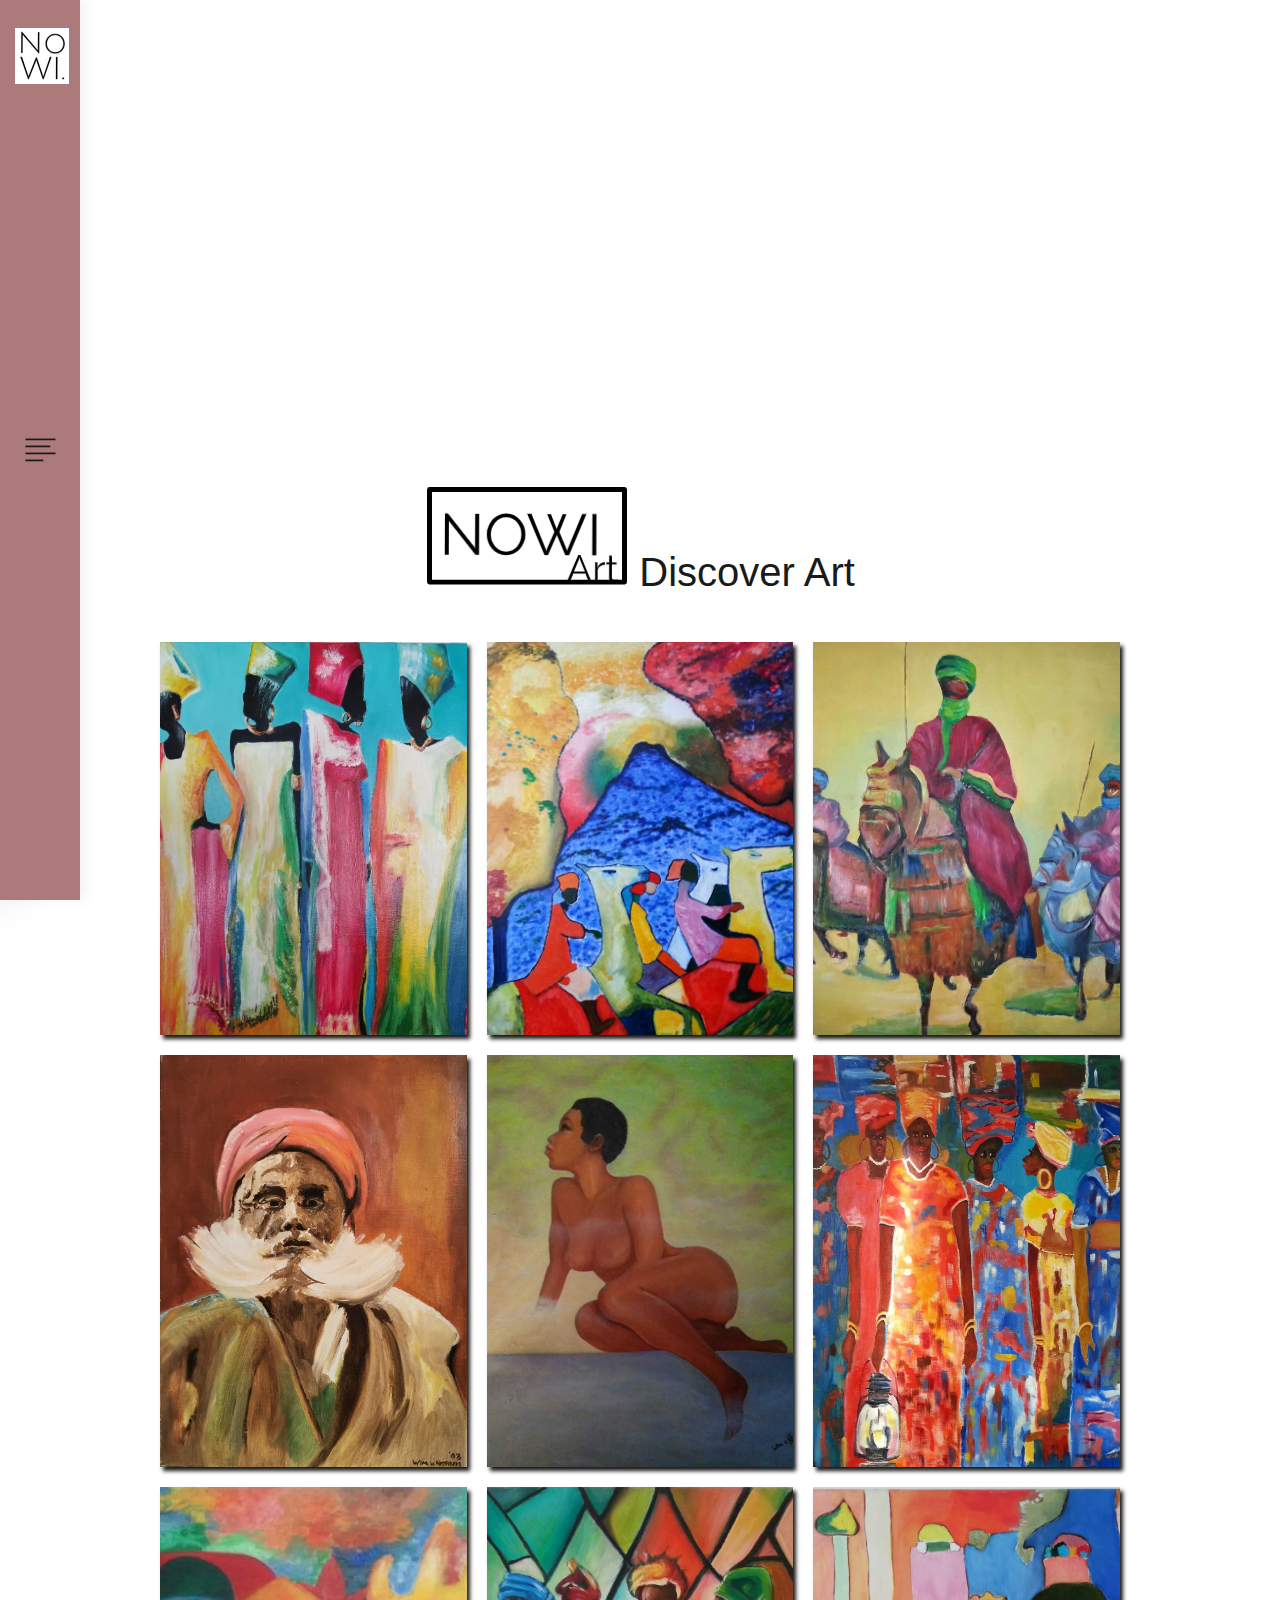
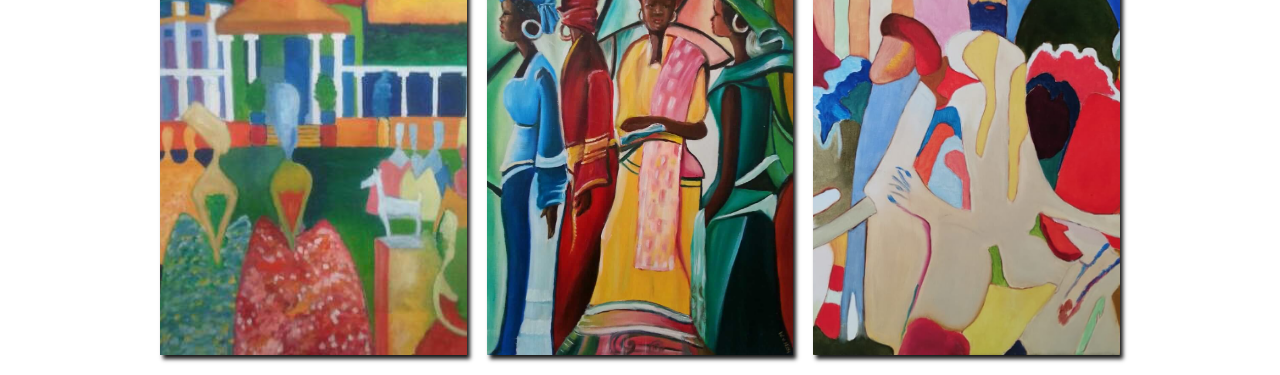
<file: index.html>
<!DOCTYPE html>
<html lang="en">
<head>
    <title>Nowi Art - Home</title>

    <!-- Required meta tags -->
    <meta charset="utf-8">
    <meta name="viewport" content="width=device-width, initial-scale=1, shrink-to-fit=no">

    <!-- Bootstrap CSS -->
    <link rel="stylesheet" href="css/bootstrap.min.css">

    <!-- FontAwesome CSS -->
    <link rel="stylesheet" href="css/font-awesome.min.css">

    <!-- Styles -->
    <link rel="stylesheet" href="style.css">
</head>
<body>
<header class="site-header">
    <div class="site-branding">
        <h1 class="site-title"><a href="index.html" rel="home"><img src="images/logo.png" alt="Logo"></a></h1>
    </div><!-- .site-branding -->

    <div class="hamburger-menu">
        <div class="menu-icon">
            <img src="images/menu-icon.png" alt="menu icon">
        </div><!-- .menu-icon -->

        <div class="menu-close-icon">
            <img src="images/x.png" alt="menu close icon">
        </div><!-- .menu-close-icon -->
    </div><!-- .hamburger-menu -->
</header><!-- .site-header -->

<nav class="site-navigation flex flex-column justify-content-between">
    <div class="site-branding d-none d-lg-block ">
        <h1 class="site-title"><a href="index.html" rel="home"><img src="images/logo2.png" alt="Logo"></a></h1>
    </div><!-- .site-branding -->

    <ul class="main-menu flex flex-column justify-content-center">
        <li class="current-menu-item"><a href="index.html">Home</a></li>
        <li><a href="portfolio.html">Alle Schilderijen</a></li>
        <li><a href="#">Over Ons</a></li>
        <li><a href="#">Contact</a></li>
    </ul>

  <center>  <p><!-- Link back to Colorlib can't be removed. Template is licensed under CC BY 3.0. -->
 Copyright &copy;<script>document.write(new Date().getFullYear());</script> <br>NOWI ART.</center>


    <div class="social-profiles">
        <ul class="flex justify-content-start justify-content-lg-center align-items-center">
            <li><a href="#"><i class="fa fa-facebook"></i></a></li>
            <li><a href="#"><i class="fa fa-instagram"></i></a></li>
            <li><a href="#"><i class="fa fa-twitter"></i></a></li>
            <li><a href="#"><i class="fa fa-pinterest"></i></a></li>
        </ul>
    </div><!-- .social-profiles -->
</nav><!-- .site-navigation -->


<div class="bg"></div>

<div class="container">


<div class="bg"></div>


    <h1 class="heading"><img src="images/s.png" alt="Logo"></a> Discover Art</h1>

    <div class="gallery">

        <div class="gallery-item">
        


<img class="gallery-image" src="images/8e.jpg" alt="sunset behind San Francisco city skyline">

        </div>

        <div class="gallery-item">
            <img class="gallery-image" src="images/2e.jpg" alt="sunset behind San Francisco city skyline">
        </div>

        <div class="gallery-item">
            <img class="gallery-image" src="images/3e.jpg" alt="people holding umbrellas on a busy street at night lit by street lights and illuminated signs in Tokyo, Japan">
        </div>

        <div class="gallery-item">
            <img class="gallery-image" src="images/9e.jpg" alt="car interior from central back seat position showing driver and blurred view through windscreen of a busy road at night">
        </div>

        <div class="gallery-item">
            <img class="gallery-image" src="images/5e.jpg" alt="back view of woman wearing a backpack and beanie waiting to cross the road on a busy street at night in New York City, USA">
        </div>

        <div class="gallery-item">
            <img class="gallery-image" src="images/6e.jpg" alt="man wearing a black jacket, white shirt, blue jeans, and brown boots, playing a white electric guitar while sitting on an amp">
        </div>



                <div class="gallery-item">
            <img class="gallery-image" src="images/1e.jpg" alt="car interior from central back seat position showing driver and blurred view through windscreen of a busy road at night">
        </div>

        <div class="gallery-item">
            <img class="gallery-image" src="images/4e.jpg" alt="back view of woman wearing a backpack and beanie waiting to cross the road on a busy street at night in New York City, USA">
        </div>

        <div class="gallery-item">
            <img class="gallery-image" src="images/xs.jpg" alt="man wearing a black jacket, white shirt, blue jeans, and brown boots, playing a white electric guitar while sitting on an amp">
        </div>

    </div>

</div>
<script type='text/javascript' src='js/jquery.js'></script>
<script type='text/javascript' src='js/custom.js'></script>

</body>
</html>
</file>
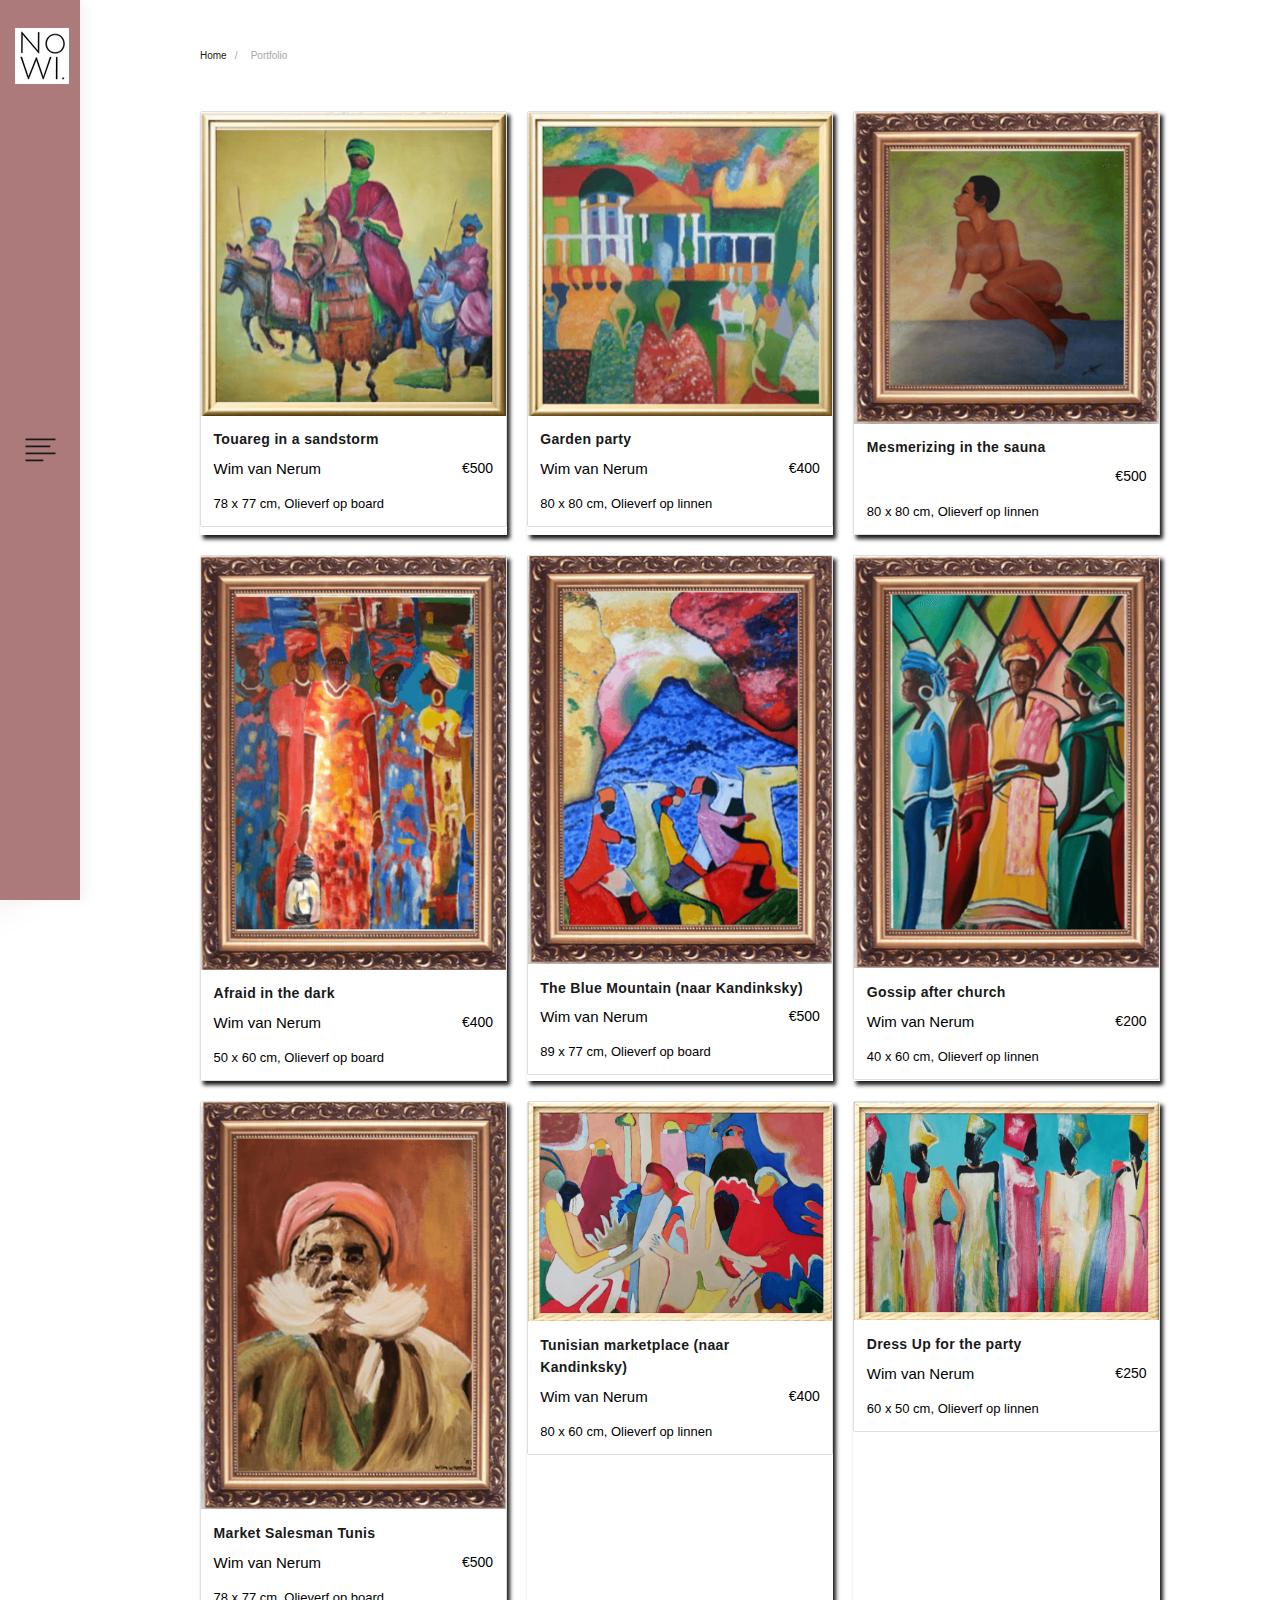
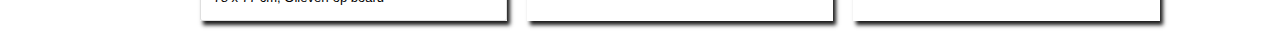
<file: portfolio.html>
<!DOCTYPE html>
<html lang="en">
<head>
    <title>Hello World</title>

    <!-- Required meta tags -->
    <meta charset="utf-8">
    <meta name="viewport" content="width=device-width, initial-scale=1, shrink-to-fit=no">

    <!-- Bootstrap CSS -->
    <link rel="stylesheet" href="css/bootstrap.min.css">

    <!-- FontAwesome CSS -->
    <link rel="stylesheet" href="css/font-awesome.min.css">

    <!-- Styles -->
    <link rel="stylesheet" href="style.css">
</head>
<body>
<header class="site-header">
    <div class="site-branding">
        <h1 class="site-title"><a href="index.html" rel="home"><img src="images/logo.png" alt="Logo"></a></h1>
    </div><!-- .site-branding -->

    <div class="hamburger-menu">
        <div class="menu-icon">
            <img src="images/menu-icon.png" alt="menu icon">
        </div><!-- .menu-icon -->

        <div class="menu-close-icon">
            <img src="images/x.png" alt="menu close icon">
        </div><!-- .menu-close-icon -->
    </div><!-- .hamburger-menu -->
</header><!-- .site-header -->

<nav class="site-navigation flex flex-column justify-content-between">
    <div class="site-branding d-none d-lg-block ">
        <h1 class="site-title"><a href="index.html" rel="home"><img src="images/logo2.png" alt="Logo"></a></h1>
    </div><!-- .site-branding -->

    <ul class="main-menu flex flex-column justify-content-center">
        <li><a href="index.html">Home</a></li>
        <li class="current-menu-item"><a href="portfolio.html">Alle Schilderijen</a></li>
        <li><a href="#">Over Ons</a></li>
        <li><a href="#">Contact</a></li>
    </ul>

  <center>  <p><!-- Link back to Colorlib can't be removed. Template is licensed under CC BY 3.0. -->
 Copyright &copy;<script>document.write(new Date().getFullYear());</script> <br>NOWI ART.</center>


    <div class="social-profiles">
        <ul class="flex justify-content-start justify-content-lg-center align-items-center">
            <li><a href="#"><i class="fa fa-facebook"></i></a></li>
            <li><a href="#"><i class="fa fa-instagram"></i></a></li>
            <li><a href="#"><i class="fa fa-twitter"></i></a></li>
            <li><a href="#"><i class="fa fa-pinterest"></i></a></li>
        </ul>
    </div><!-- .social-profiles -->
</nav><!-- .site-navigation -->
<div class="nav-bar-sep d-lg-none"></div>

<div class="outer-container">
    <div class="container portfolio-page">
        <div class="row">
            <div class="col">
                <ul class="breadcrumbs flex align-items-center">
                    <li><a href="#">Home</a></li>
                    <li>Portfolio</li>
                </ul><!-- .breadcrumbs -->
            </div><!-- .col -->
        </div><!-- .row -->







    <div class="gallery">

        <div class="gallery-item">
  <div class="card">
    <img class="gallery-image" src="images/3.png" alt="Card image" >
    <div class="card-body">
     <strong> <h4 class="card-title">Touareg in a sandstorm</h4></strong>
      <p class="card-text">Wim van Nerum </p>
     <p class="money">€500 </p><br>
      <p class="afmeting">78 x 77 cm, Olieverf op board</p>
    </div>
  </div>
 </div>

        <div class="gallery-item">
  <div class="card">
    <img class="gallery-image" src="images/1.png" alt="Card image" >
    <div class="card-body">
     <strong> <h4 class="card-title">Garden party</h4></strong>
      <p class="card-text">Wim van Nerum </p>
     <p class="money">€400 </p><br>
      <p class="afmeting">80 x 80 cm, Olieverf op linnen</p>
    </div>
  </div>
 </div>
         <div class="gallery-item">
  <div class="card">
    <img class="gallery-image" src="images/5.png" alt="Card image" >
    <div class="card-body">
     <strong> <h4 class="card-title">Mesmerizing in the sauna</h4></strong>
     <p class="money">€500 </p><br>
      <p class="afmeting">80 x 80 cm, Olieverf op linnen</p>
    </div>
  </div>
 </div>

        <div class="gallery-item">
  <div class="card">
    <img class="gallery-image" src="images/6.png" alt="Card image" >
    <div class="card-body">
     <strong> <h4 class="card-title">Afraid in the dark</h4></strong>
      <p class="card-text">Wim van Nerum </p>
     <p class="money">€400 </p><br>
      <p class="afmeting">50 x 60 cm, Olieverf op board</p>
    </div>
  </div>
 </div>

        <div class="gallery-item">
  <div class="card">
    <img class="gallery-image" src="images/2.png" alt="Card image" >
    <div class="card-body">
     <strong> <h4 class="card-title">The Blue Mountain (naar Kandinksky)</h4></strong>
      <p class="card-text">Wim van Nerum </p>
     <p class="money">€500 </p><br>
      <p class="afmeting">89 x 77 cm, Olieverf op board</p>
    </div>
  </div>
 </div>
         <div class="gallery-item">
  <div class="card">
    <img class="gallery-image" src="images/4.png" alt="Card image" >
    <div class="card-body">
     <strong> <h4 class="card-title">Gossip after church</h4></strong>
      <p class="card-text">Wim van Nerum </p>
     <p class="money">€200 </p><br>
      <p class="afmeting">40 x 60 cm, Olieverf op linnen</p>
    </div>
  </div>
 </div>

        <div class="gallery-item">
  <div class="card">
    <img class="gallery-image" src="images/9.png" alt="Card image" >
    <div class="card-body">
     <strong> <h4 class="card-title">Market Salesman Tunis</h4></strong>
      <p class="card-text">Wim van Nerum </p>
     <p class="money">€500 </p><br>
      <p class="afmeting">78 x 77 cm, Olieverf op board</p>
    </div>
  </div>
 </div>


        <div class="gallery-item">
  <div class="card">
    <img class="gallery-image" src="images/7.png" alt="Card image" >
    <div class="card-body">
     <strong> <h4 class="card-title">Tunisian marketplace (naar Kandinksky)</h4></strong>
      <p class="card-text">Wim van Nerum </p>
     <p class="money">€400 </p><br>
      <p class="afmeting">80 x 60 cm, Olieverf op linnen</p>
    </div>
  </div>
 </div>
        <div class="gallery-item">
  <div class="card">
    <img class="gallery-image" src="images/8.png" alt="Card image" >
    <div class="card-body">
     <strong> <h4 class="card-title">Dress Up for the party</h4></strong>
      <p class="card-text">Wim van Nerum </p>
     <p class="money">€250 </p><br>
      <p class="afmeting">60 x 50 cm, Olieverf op linnen</p>
    </div>
  </div>
 </div>

    </div>



    </div><!-- .container -->
</div><!-- .outer-container -->

<script type='text/javascript' src='js/jquery.js'></script>
<script type='text/javascript' src='js/custom.js'></script>

</body>
</html>
</file>
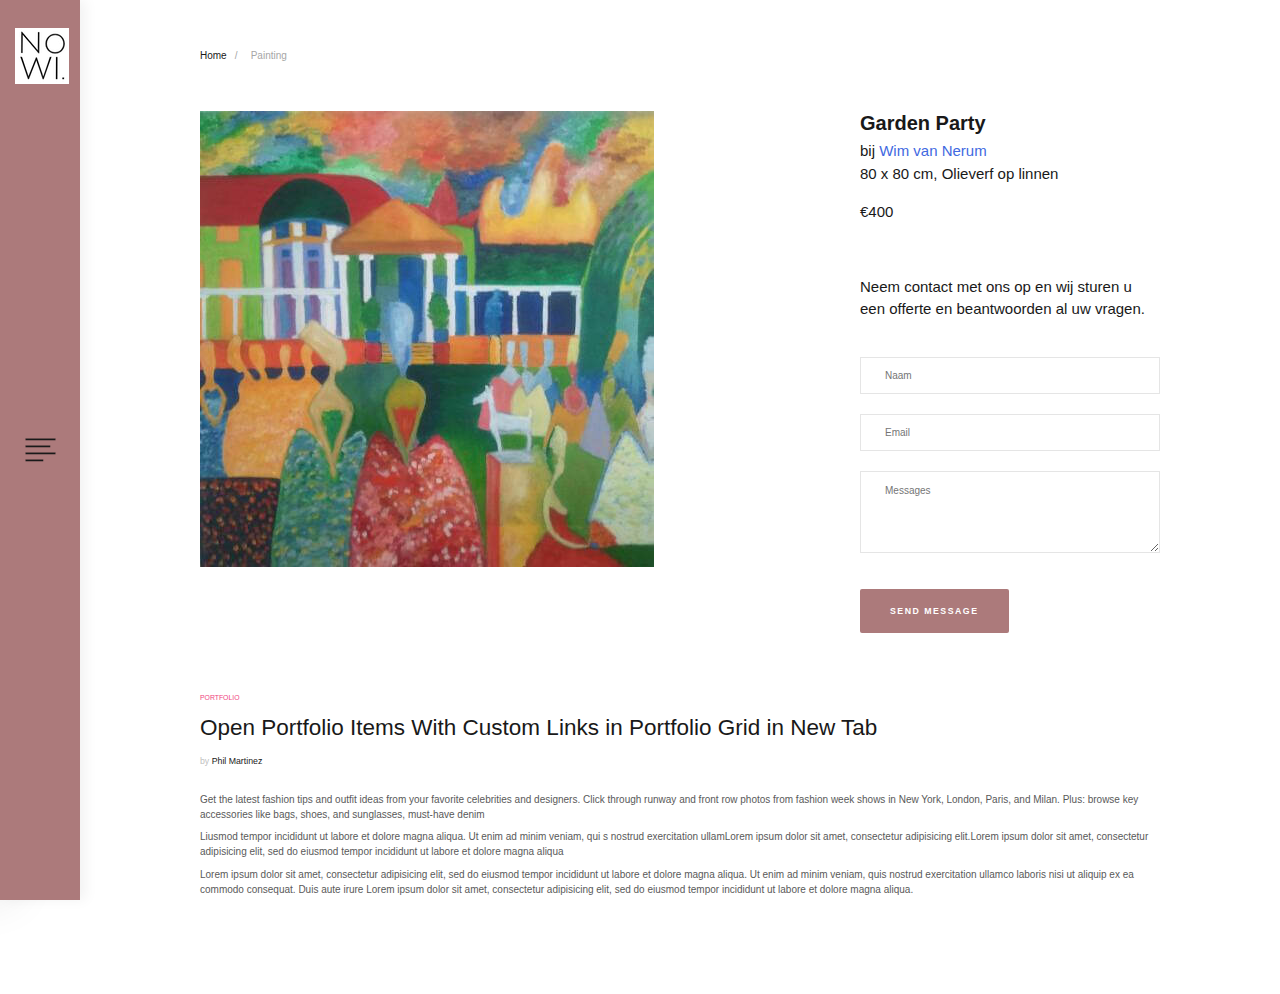
<file: single-blog.html>
<!DOCTYPE html>
<html lang="en">
<head>
    <title>Product</title>

    <!-- Required meta tags -->
    <meta charset="utf-8">
    <meta name="viewport" content="width=device-width, initial-scale=1, shrink-to-fit=no">

    <!-- Bootstrap CSS -->
    <link rel="stylesheet" href="css/bootstrap.min.css">

    <!-- FontAwesome CSS -->
    <link rel="stylesheet" href="css/font-awesome.min.css">

    <!-- Styles -->
    <link rel="stylesheet" href="style.css">
</head>
<body>
<header class="site-header">
    <div class="site-branding">
        <h1 class="site-title"><a href="index.html" rel="home"><img src="images/logo.png" alt="Logo"></a></h1>
    </div><!-- .site-branding -->

    <div class="hamburger-menu">
        <div class="menu-icon">
            <img src="images/menu-icon.png" alt="menu icon">
        </div><!-- .menu-icon -->

        <div class="menu-close-icon">
            <img src="images/x.png" alt="menu close icon">
        </div><!-- .menu-close-icon -->
    </div><!-- .hamburger-menu -->
</header><!-- .site-header -->

<nav class="site-navigation flex flex-column justify-content-between">
    <div class="site-branding d-none d-lg-block ">
        <h1 class="site-title"><a href="index.html" rel="home"><img src="images/logo2.png" alt="Logo"></a></h1>
    </div><!-- .site-branding -->

    <ul class="main-menu flex flex-column justify-content-center">
        <li class="current-menu-item"><a href="index.html">Home</a></li>
        <li><a href="portfolio.html">Alle Schilderijen</a></li>
        <li><a href="#">Over Ons</a></li>
        <li><a href="#">Contact</a></li>
    </ul>

  <center>  <p><!-- Link back to Colorlib can't be removed. Template is licensed under CC BY 3.0. -->
 Copyright &copy;<script>document.write(new Date().getFullYear());</script> <br>NOWI ART.</center>


    <div class="social-profiles">
        <ul class="flex justify-content-start justify-content-lg-center align-items-center">
            <li><a href="#"><i class="fa fa-facebook"></i></a></li>
            <li><a href="#"><i class="fa fa-instagram"></i></a></li>
            <li><a href="#"><i class="fa fa-twitter"></i></a></li>
            <li><a href="#"><i class="fa fa-pinterest"></i></a></li>
        </ul>
    </div><!-- .social-profiles -->
</nav><!-- .site-navigation -->

<div class="nav-bar-sep d-lg-none"></div>

<div class="outer-container">
    <div class="single-post">
        <div class="container">
            <div class="row">
                <div class="col">
                    <ul class="breadcrumbs flex align-items-center">
                        <li><a href="#">Home</a></li>
                        <li>Painting</li>
                    </ul><!-- .breadcrumbs -->
                </div><!-- .col -->
            </div><!-- .row -->



            <div class="row">
               <div class=".col-xs-7 col-sm-6 col-lg-8" ><img src="images/1e.jpg" alt="blog"></div>
               <div class=".col-xs-5 col-sm-6 col-lg-4" >     <h2 style="font-weight: 700;">Garden Party</h2>
                            <span class="byline comment-reply-title">bij <span class="author"><a href="#">Wim van Nerum</a></span></span>
                        </header><!-- .entry-header -->
                        <br>

                        <div class="entry-content">
                            <p class="comment-reply-title">80 x 80 cm, Olieverf op linnen</p>
<p class="comment-reply-title">€400</p>
                                                  <div class="comments-form">   
                            <div class="comment-respond">
                                <p class="comment-reply-title">Neem contact met ons op en wij sturen u een offerte en beantwoorden al uw vragen.</p>

                                <form class="comment-form">
                                    <input type="text" placeholder="Naam">
                                    <input type="email" placeholder="Email">
                                    <textarea rows="4" placeholder="Messages"></textarea>
                                    <input type="submit" value="send message">
                                </form><!-- .comment-form -->
                            </div><!-- .comment-respond -->
                        </div><!-- .comments-form -->

                        </div><!-- .entry-content --></div>
            </div>



                <div class=".col-xs-5 .col-sm-6 .col-lg-4">
                    <div class="content-area">
                        <header class="entry-header">
                            <div class="post-meta">
                                <a href="#">Portfolio</a>
                            </div><!-- .meta-post -->

                            <h1>Open Portfolio Items With Custom Links in Portfolio Grid in New Tab</h1>

                            <span class="byline">by <span class="author"><a href="#">Phil Martinez</a></span></span>
                        </header><!-- .entry-header -->

                        <div class="entry-content">
                            <p>Get the latest fashion tips and outfit ideas from your favorite celebrities and designers. Click through runway and front row photos from fashion week shows in New York, London, Paris, and Milan. Plus: browse key accessories like bags, shoes, and sunglasses, must-have denim </p>

                            <p>Liusmod tempor incididunt ut labore et dolore magna aliqua. Ut enim ad minim veniam, qui s nostrud exercitation ullamLorem ipsum dolor sit amet, consectetur adipisicing elit.Lorem ipsum dolor sit amet, consectetur adipisicing elit, sed do eiusmod tempor incididunt ut labore et dolore magna aliqua</p>

                            <p>Lorem ipsum dolor sit amet, consectetur adipisicing elit, sed do eiusmod tempor incididunt ut labore et dolore magna aliqua. Ut enim ad minim veniam, quis nostrud exercitation ullamco laboris nisi ut aliquip ex ea commodo consequat. Duis aute irure Lorem ipsum dolor sit amet, consectetur adipisicing elit, sed do eiusmod tempor incididunt ut labore et dolore magna aliqua. </p>
                        </div><!-- .entry-content -->
                    </div><!-- .content-area -->
                </div><!-- .col-12 -->

            
                    </div><!-- .content-area -->
                </div><!-- .col-12 -->
            </div><!-- .row -->
        </div><!-- .container -->
    </div><!-- .single-post -->
</div><!-- .outer-container -->

<script type='text/javascript' src='js/jquery.js'></script>
<script type='text/javascript' src='js/custom.js'></script>

</body>
</html>
</file>
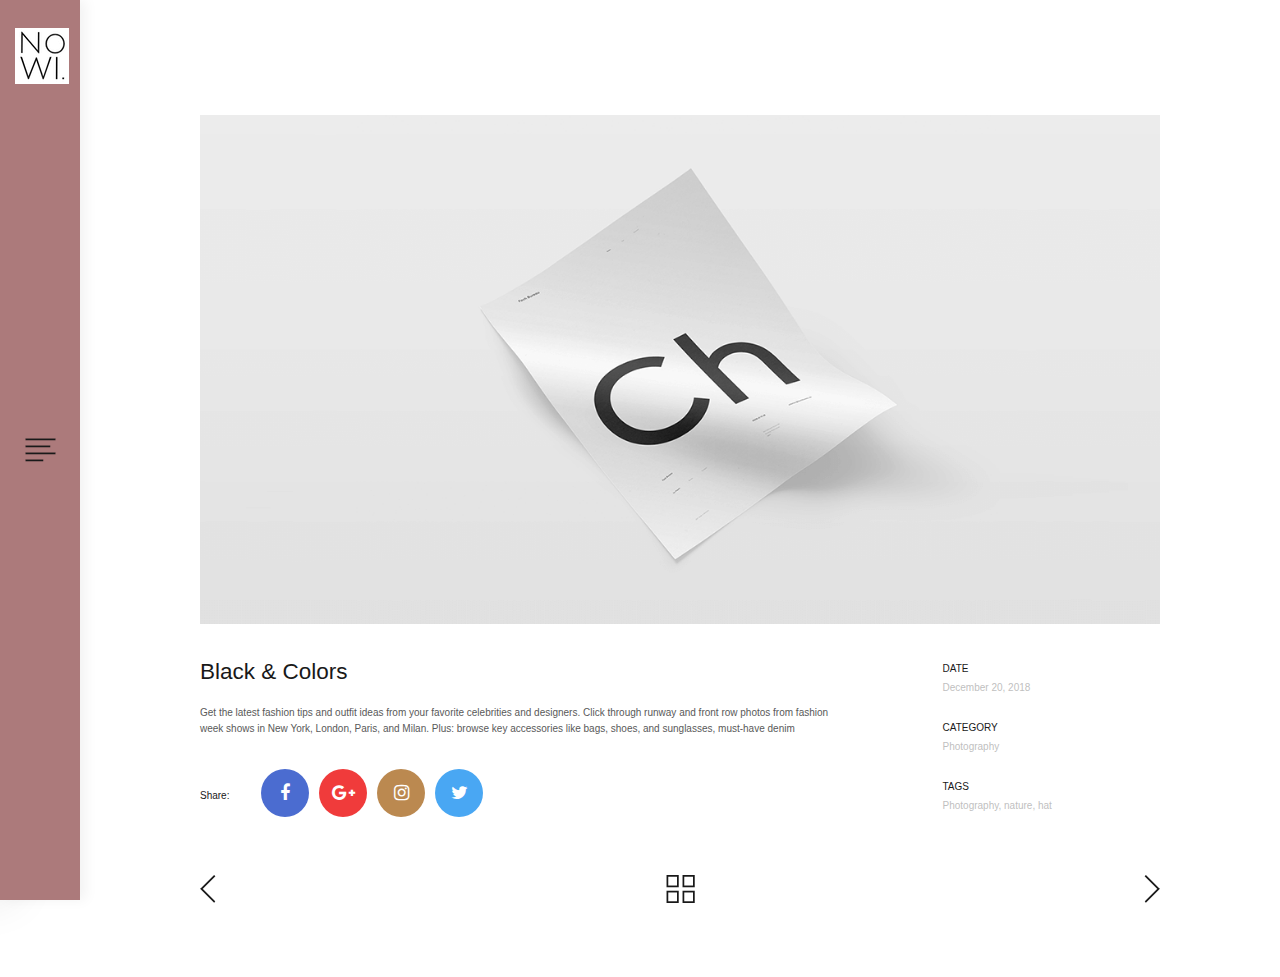
<file: single-portfolio.html>
<!DOCTYPE html>
<html lang="en">
<head>
    <title>Hello World</title>

    <!-- Required meta tags -->
    <meta charset="utf-8">
    <meta name="viewport" content="width=device-width, initial-scale=1, shrink-to-fit=no">

    <!-- Bootstrap CSS -->
    <link rel="stylesheet" href="css/bootstrap.min.css">

    <!-- FontAwesome CSS -->
    <link rel="stylesheet" href="css/font-awesome.min.css">

    <!-- Styles -->
    <link rel="stylesheet" href="style.css">
</head>
<body><header class="site-header">
    <div class="site-branding">
        <h1 class="site-title"><a href="index.html" rel="home"><img src="images/logo.png" alt="Logo"></a></h1>
    </div><!-- .site-branding -->

    <div class="hamburger-menu">
        <div class="menu-icon">
            <img src="images/menu-icon.png" alt="menu icon">
        </div><!-- .menu-icon -->

        <div class="menu-close-icon">
            <img src="images/x.png" alt="menu close icon">
        </div><!-- .menu-close-icon -->
    </div><!-- .hamburger-menu -->
</header><!-- .site-header -->

<nav class="site-navigation flex flex-column justify-content-between">
    <div class="site-branding d-none d-lg-block ">
        <h1 class="site-title"><a href="index.html" rel="home"><img src="images/logo2.png" alt="Logo"></a></h1>
    </div><!-- .site-branding -->

    <ul class="main-menu flex flex-column justify-content-center">
        <li class="current-menu-item"><a href="index.html">Home</a></li>
        <li><a href="portfolio.html">Portfolio</a></li>
        <li><a href="blog.html">Blog</a></li>
        <li><a href="#">About</a></li>
        <li><a href="#">Contact</a></li>
    </ul>

    <p><!-- Link back to Colorlib can't be removed. Template is licensed under CC BY 3.0. -->
Copyright &copy;<script>document.write(new Date().getFullYear());</script> All rights reserved | This template is made with <i class="fa fa-heart-o" aria-hidden="true"></i> by <a href="https://colorlib.com" target="_blank">Colorlib</a>
<!-- Link back to Colorlib can't be removed. Template is licensed under CC BY 3.0. -->
</p>


    <div class="social-profiles">
        <ul class="flex justify-content-start justify-content-lg-center align-items-center">
            <li><a href="#"><i class="fa fa-facebook"></i></a></li>
            <li><a href="#"><i class="fa fa-instagram"></i></a></li>
            <li><a href="#"><i class="fa fa-twitter"></i></a></li>
            <li><a href="#"><i class="fa fa-pinterest"></i></a></li>
        </ul>
    </div><!-- .social-profiles -->
</nav><!-- .site-navigation -->

<div class="nav-bar-sep d-lg-none"></div>

<div class="outer-container">
    <div class="container single-portfolio">
        <div class="row">
            <div class="col-12">
                <div class="featured-img">
                    <figure>
                        <img src="images/single-portfolio.png" alt="">
                    </figure>
                </div><!-- .content-area -->
            </div><!-- .col-12 -->

            <div class="col-12 col-lg-8">
                <div class="content-area">
                    <header class="entry-header">
                        <h1>Black & Colors</h1>
                    </header><!-- .entry-header -->

                    <div class="entry-content">
                        <p>Get the latest fashion tips and outfit ideas from your favorite celebrities and designers. Click through runway and front row photos from fashion week shows in New York, London, Paris, and Milan. Plus: browse key accessories like bags, shoes, and sunglasses, must-have denim </p>
                    </div><!-- .entry-content -->

                    <div class="post-share flex align-items-center">
                        <label>share:</label>

                        <ul class="flex align-items-center">
                            <li class="fb"><a href="#"><i class="fa fa-facebook"></i></a></li>
                            <li class="gp"><a href="#"><i class="fa fa-google-plus"></i></a></li>
                            <li class="in"><a href="#"><i class="fa fa-instagram"></i></a></li>
                            <li class="tw"><a href="#"><i class="fa fa-twitter"></i></a></li>
                        </ul>
                    </div><!-- .post-share -->
                </div><!-- .content-area -->
            </div><!-- .col-12 -->

            <aside class="col-12 col-lg-3 offset-lg-1">
                <div class="entry-meta">
                    <div class="posted-date">
                        <label>Date</label>

                        <span class="date-format"><a href="#">December 20, 2018</a></span>
                    </div><!-- .posted-date -->

                    <div class="post-category">
                        <label>Category</label>
                        <span><a href="#">Photography</a></span>
                    </div><!-- .post-category -->

                    <div class="posted-tags">
                        <label>tags</label>
                        <span><a href="#">Photography</a>, <a href="#">nature</a>, <a href="#">hat</a> </span>
                    </div><!-- .entry-meta -->
                </div><!-- .entry-meta -->
            </aside><!-- .col-md-3 -->
        </div><!-- .row -->

        <div class="row">
            <div class="col">
                <nav class="post-nav">
                    <ul class="flex justify-content-between align-items-center">
                        <li><a href="#"><img src="images/angle-left.png" alt="Previous"></a></li>
                        <li><a href="#"><img src="images/portfolio-icon.png" alt="Back to Portfolio"></a></li>
                        <li><a href="#"><img src="images/angle-right.png" alt="Next"></a></li>
                    </ul>
                </nav><!-- .post-nav -->
            </div><!-- .col -->
        </div><!-- .row -->
    </div><!-- .container -->
</div><!-- .outer-container -->

<script type='text/javascript' src='js/jquery.js'></script>
<script type='text/javascript' src='js/custom.js'></script>

</body>
</html>
</file>
<file: style.css>
.card-title {
    margin-bottom: .75rem;
    font-family: 'Open Sans', sans-serif;
    letter-spacing: 0.025em;
    line-height: 1.6;
     font-weight: 700;
    font-size: 14px;
    -webkit-font-smoothing: antialiased;
    -webkit-text-size-adjust: 100%;
    text-rendering: optimizeSpeed;
}


.card-text {

    letter-spacing: 0px;
    font-size: 15px;
    font-weight: 400;
    color: #000;
    margin: 0;
    text-transform: none;
    display: flex;
    justify-content: space-between;
    align-items: center;
    float: left;
    text-align: left;
}




.money{
	margin-left:10px;
    letter-spacing: 0px;
    font-size: 14px;
    font-weight: 400;
    color: #000;
    margin: 0;
    text-transform: none;
        text-align: right;
}

.afmeting{

text-align: left;
    letter-spacing: 0px;
    font-size: 13px;
    font-weight: 400;
    color: #000;
    margin: 0;
    text-transform: none;
        
}


@import url('https://fonts.googleapis.com/css?family=Poppins:300,400,500,600,700|Work+Sans:300,400,500,600,700');


/*

All grid code is placed in a 'supports' rule (feature query) at the bottom of the CSS (Line 77). 
        
The 'supports' rule will only run if your browser supports CSS grid.

Flexbox is used as a fallback so that browsers which don't support grid will still recieve an identical layout.

*/

@import url(https://fonts.googleapis.com/css?family=Montserrat:500);

:root {
    /* Base font size */
    font-size: 10px;
}

*,
*::before,
*::after {
    box-sizing: border-box;
}

body {
    min-height: 100vh;
    background-color: #FFF;
}

.container {
    max-width: 100rem;
    margin: 0 auto;
    padding: 0 2rem 2rem;
}

.heading {
    font-family: "Montserrat", Arial, sans-serif;
    font-size: 4rem;
    font-weight: 500;
    line-height: 1.5;
    text-align: center;
    padding: 3.5rem 0;
    color: #1a1a1a;
}

.heading span {
    display: block;
}

.gallery {
    display: flex;
    flex-wrap: wrap;
    /* Compensate for excess margin on outer gallery flex items */
    margin: -1rem -1rem;
}

.gallery-item {
    /* Minimum width of 24rem and grow to fit available space */
    flex: 1 0 24rem;
    /* Margin value should be half of grid-gap value as margins on flex items don't collapse */
    margin: 1rem;
    box-shadow: 0.3rem 0.4rem 0.4rem rgba(0, 0, 0, 0.9);
    overflow: hidden;
}

.gallery-image {
    display: block;
    width: 100%;
    height: 100%;
    object-fit: cover;
    transition: transform 400ms ease-out;
}


}

/*

The following rule will only run if your browser supports CSS grid.

Remove or comment-out the code block below to see how the browser will fall-back to flexbox styling. 

*/

@supports (display: grid) {
    .gallery {
        display: grid;
        grid-template-columns: repeat(auto-fit, minmax(24rem, 1fr));
        grid-gap: 2rem;
    }

    .gallery,
    .gallery-item {
        margin: 0;
    }
}


body {
    color: #191919;
    font-family: 'Work Sans', sans-serif;
}

img {
    vertical-align: baseline;
}

/*--------------------------------------------------------------
# Links
--------------------------------------------------------------*/
a {
    color: royalblue;
}

a:visited {
    color: purple;
}

a:hover, a:focus, a:active {
    color: midnightblue;
}

a:focus {
    outline: thin dotted;
}

a:hover, a:active {
    outline: 0;
    list-style: none;
}

/*--------------------------------------------------------------
# Helper Utilities
--------------------------------------------------------------*/
.flex {
    display: flex;
}

/*--------------------------------------------------------------
# Outer Container
--------------------------------------------------------------*/
@media screen and (min-width: 992px) {
    .outer-container {
        padding-left: 80px;
    }
}

@media screen and (min-width: 768px) {
    .no-padding {
        padding: 0;
    }
}

/*--------------------------------------------------------------
# Header
--------------------------------------------------------------*/
/*
# Site Branding
--------------------------------*/
.site-branding {
    transition: all .5s;
}

.site-title {
    margin: 0;
    text-align: center;
}

.site-navigation .site-title a {
    display: block;
}

/*
  Hamburger Menu
----------------------------------------*/
.hamburger-menu .menu-icon,
.hamburger-menu .menu-close-icon {
    width: 44px;
    height: 44px;
    text-align: center;
    cursor: pointer;
    transition: all 0.5s;
}

.hamburger-menu.close .menu-icon {
    visibility: hidden;
    opacity: 0;
}

.menu-close-icon {
    visibility: hidden;
    opacity: 0;
}

.hamburger-menu.close .menu-close-icon {
    visibility: visible;
    opacity: 1;
}

.hamburger-menu img {
    display: block;
    margin: 0 auto;
}

/*
# Site Navigation
--------------------------------*/
.site-navigation {
    transition: all .5s;
}

/*
# Main Menu
--------------------------------*/
.main-menu {
    padding: 15px 30px;
    margin: 0;
}

.main-menu li {
    display: block;
    padding: 12px 0;
    font-size: 30px;
    font-weight: 500;
    border-bottom: 1px solid #ebebeb;
}

.main-menu li:nth-last-of-type(1) {
    border-bottom: 0;
}

.main-menu li a {
    display: block;
    color: #a6a6a6;
    text-decoration: none;
    transition: all 0.35s;
}

.main-menu li a:hover,
.main-menu li.current-menu-item a {
    color: #AC7A7B;
}

/*
# Social Profiles
--------------------------------*/
.social-profiles ul {
    padding: 10px 0 34px 0;
    margin: 0;
}

.social-profiles ul li {
    display: block;
    padding: 0 18px;
    font-size: 1.5rem;
}

.social-profiles ul li a {
    color: #191919;
    transition: all 0.35s;
}

.social-profiles ul li a:hover {
    color: #f0437e;
}

.nav-bar-sep {
    height: 78px;
}

@media screen and (max-width: 992px) {
    .site-header {
        position: fixed;
        top: 0;
        left: 0;
        z-index: 999;
        width: 100%;
        padding: 15px 30px;
        background: #AC7A7B;
        box-shadow: 0 12px 24px rgba(0,0,0,.09);
    }

    .site-header,
    .hamburger-menu {
        display: flex;
        justify-content: space-between;
        align-items: center;
    }

    .hamburger-menu {
        flex-flow: column;
    }

    .hamburger-menu .menu-icon, .hamburger-menu .menu-close-icon {
        position: absolute;
        top: 26px;
        right: 24px;
    }

    .main-menu li {
        position: relative;
    }

    .main-menu li::after {
        content: '';
        position: absolute;
        top: 11px;
        right: 0;
        font-family: 'FontAwesome', serif;
    }

    .main-menu li:hover::after,
    .main-menu li.current-menu-item::after {
        color: #f0437e;
    }

    .site-navigation {
        position: absolute;
        top: 78px;
        left: 0;
        z-index: 99;
        width: 100%;
        height: 500px;
        background: #AC7A7B;
        box-shadow: 0 12px 24px rgba(0,0,0,.09);
        visibility: hidden;
        opacity: 0;
        transition: all 0.35s;
    }

    .site-navigation.show {
        visibility: visible;
        opacity: 1;
    }

    .social-profiles ul {
        padding: 80px 15px 30px;
        margin: 0;
    }
}

@media screen and (min-width: 992px) {
    .site-header,
    .site-navigation {
        position: fixed;
        top: 0;
        left: 0;
        z-index: 999;
        width: 80px;
        height: 100vh;
        padding: 0 15px;
        box-shadow: 6px 0 12px rgba(0,0,0,.05);
    }

    .site-navigation {
        background: #f7f7f7;
    }

    .site-navigation.show {
        left: 80px;
    }

    .site-header {
        background: #AC7A7B;
    }

    .site-header.no-shadow {
        box-shadow: none;
    }

    .site-header .site-branding.hide {
        visibility: hidden;
        opacity: 0;
    }

    .site-title {
        padding: 28px 0 10px 0;
    }

    .hamburger-menu .menu-icon,
    .hamburger-menu .menu-close-icon {
        position: absolute;
        top: calc(50vh - 22px);
        left: 15px;
        width: calc(100% - 30px);
        padding: 10px 0;
    }

    .site-navigation {
        left: -250px;
        z-index: 99;
        width: 250px;
        padding: 0;
        box-shadow: 16px 0 42px rgba(0,0,0,.09);
    }

    .main-menu {
        height: calc(100vh - 160px);
        padding: 0;
    }

    .main-menu li {
        border-bottom: 0;
        text-align: center;
    }

    .social-profiles ul li {
        font-size: 1.125rem;
    }
}

/*--------------------------------------------------------------
# Scroll Down
--------------------------------------------------------------*/
.scroll-down {
    position: absolute;
    bottom: 0;
    left: 50%;
    z-index: 99;
    width: 120px;
    height: 100px;
    margin-left: -20px;
    cursor: pointer;
}

.arrow-down {
    width: 32px;
    height: 32px;
    margin: 0 auto;
    border-radius: 50%;
    background: #fff;
}

.scroll-text {
    margin-top: 5px;
    margin-bottom: 15px;
    font-size: 14px;
    font-weight: 600;
}

/*--------------------------------------------------------------
# Portfolio
--------------------------------------------------------------*/
.portfolio-page .scroll-down {
    margin-left: -60px;
}

.portfolio-content {
    position: relative;
    margin-bottom: 30px;
}

.home-page {
    padding-top: 15px;
}

.home-page .portfolio-content {
    margin-bottom: 15px;
}

.portfolio-content figure {
    margin: 0;
}

.portfolio-content figure img {
    display: block;
    width: 100%;
    height: auto;
    min-height: 100%;
}

.portfolio-content .entry-content {
    position: absolute;
    top: 0;
    left: 0;
    width: 100%;
    height: 100%;
    background: rgba(255,255,255,.9);
    font-family: 'Poppins', sans-serif;
    text-align: center;
    visibility: hidden;
    opacity: 0;
    transition: all 0.35s;
}

.portfolio-content:hover .entry-content {
    visibility: visible;
    opacity: 1;
}

.portfolio-content h3 {
    margin-bottom: 0;
    font-family: 'Poppins', sans-serif;
    font-size: 1.5rem;
    font-weight: 500;
}

.home-page .portfolio-content h3 {
    font-size: 2.25rem;
}

.portfolio-content h3 a {
    color: #191919;
    text-decoration: none;
}

.portfolio-content ul {
    padding: 0;
    margin: 10px 0 0;
    list-style: none;
}

.portfolio-content li {
    margin: 0 3px;
}

.portfolio-content li a {
    font-size: 0.875rem;
    color: #a6a6a6;
}

@media screen and (min-width: 768px) {
    .home-page {
        padding: 0;
    }

    .home-page .portfolio-content {
        margin-bottom: 0;
    }
}

/*--------------------------------------------------------------
# Breadcrumbs
--------------------------------------------------------------*/
.breadcrumbs {
    padding: 48px 0;
    margin: 0;
    color: #a6a6a6;
    list-style: none;
    font-family: 'Poppins', sans-serif;
}

.breadcrumbs li {
    position: relative;
    color: #a6a6a6;
    padding: 0 12px;
}

.breadcrumbs li:nth-of-type(1) {
    padding-left: 0;
}

.breadcrumbs li::after {
    content: '/';
    position: absolute;
    top: 0;
    right: -6px;
    width: 10px;
}


.breadcrumbs li:nth-last-of-type(1)::after {
    display: none;
}

.breadcrumbs li a {
    color: #191919;
    text-decoration: none;
}

/*--------------------------------------------------------------
# Single Portfolio
--------------------------------------------------------------*/
.single-portfolio {
    padding-top: 15px;
    padding-bottom: 70px;
}

.single-portfolio figure img {
    max-width: 100%;
}

.single-portfolio .content-area h1 {
    margin-top: 20px;
    font-size: 2.25rem;
    font-family: 'Poppins', sans-serif;
}

.single-portfolio .content-area .entry-content {
    margin-top: 20px;
    font-family: 'Poppins', sans-serif;
    line-height: 1.6;
    color: #595959;
}

/*
# Post Share
--------------------------------*/
.single-portfolio .post-share {
    margin-top: 32px;
}

.single-portfolio .post-share label {
    margin-right: 32px;
    text-transform: capitalize;
    font-family: 'Poppins', sans-serif;
}

.single-portfolio .post-share ul {
    padding: 0;
    margin: 0;
    list-style: none;
}

.single-portfolio .post-share ul li {
    width: 48px;
    height: 48px;
    margin-right: 10px;
    margin-bottom: 10px;
    border-radius: 50%;
    font-size: 18px;
    line-height: 1;
    color: #fff;
}

.single-portfolio .post-share ul li a {
    display: flex;
    justify-content: center;
    align-items: center;
    width: 100%;
    height: 100%;
    color: #fff;
    text-decoration: none;
}

.single-portfolio .post-share ul li.fb {
    background: #4b6cd0;
}

.single-portfolio .post-share ul li.gp {
    background: #f03b3b;
}

.single-portfolio .post-share ul li.in {
    background: #bb8950;
}

.single-portfolio .post-share ul li.tw {
    background: #49a7f3;
}

/*
# Post Sidebar
--------------------------------*/
.single-portfolio .entry-meta {
    margin-top: 24px;
    font-family: 'Poppins', sans-serif;
}

.single-portfolio .entry-meta label {
    display: block;
    line-height: 1.3;
    text-transform: uppercase;
}

.single-portfolio .date-format,
.single-portfolio .post-category,
.single-portfolio .posted-tags {
    display: block;
    margin-bottom: 26px;
}

.single-portfolio .posted-tags span,
.single-portfolio .entry-meta a {
    color: #bfbfbf;
}

/*
# Post Nav
--------------------------------*/
.post-nav {
    margin: 36px 0 0;
}

.post-nav ul {
    padding: 0;
    margin: 0;
    list-style: none;
}

@media screen and (min-width: 576px) {
    .single-portfolio {
        padding-top: 45px;
    }
}

@media screen and (min-width: 992px) {
    .single-portfolio {
        padding-top: 90px;
    }
}

@media screen and (min-width: 1200px) {
    .single-portfolio {
        padding-top: 115px;
    }
}

/*--------------------------------------------------------------
# Blog
--------------------------------------------------------------*/
.blog-page {
    padding-top: 15px;
    font-family: 'Poppins', sans-serif;
}

.blog-page .blog-content figure,
.blog-page .blog-content .entry-content {
    width: 50%;
}

.blog-page .blog-content figure {
    margin: 0;
    overflow: hidden;
}

.blog-page .blog-content figure img {
    display: block;
    width: 100%;
    height: auto;
}

.blog-page .blog-content .entry-content {
    padding: 25px;
}

.blog-page .blog-content {
    transition: all .35s;
}

.blog-page .blog-content:hover {
    background: #f0437e;
}

.blog-page .blog-content header {
    width: 100%;
}

.blog-page .blog-content .entry-content h3 {
    position: relative;
}

.blog-page .blog-content .entry-content h3::before {
    content: '';
    position: absolute;
    top: 7px;
    left: -35px ;
    z-index: 99;
    width: 20px;
    height: 20px;
    transform: rotate(45deg);
    background: #fff;
}

.blog-page .blog-content .entry-content h3 a {
    color: #191919;
    font-size: 1.125rem;
    font-weight: 500;
}

.blog-page .blog-content .posted-by {
    margin-top: 10px;
    color: #595959;
    font-size: 0.875rem;
}

.blog-page .blog-content .posted-on {
    position: relative;
    margin-right: 20px;
    color: #bfbfbf;
    font-size: 0.875rem;
}

.blog-page .blog-content .posted-on::after {
    content: '/';
    position: absolute;
    top: 0;
    right: -14px;
}

.blog-page .blog-content footer ul {
    padding: 0;
    margin: 0;
    list-style: none;
}

.blog-page .blog-content footer li {
    padding: 0 3px;
    font-size: 0.875rem;
}

.blog-page .blog-content footer li a {
    color: #f0437e;
}

.blog-page .blog-content:hover .entry-content h3 a,
.blog-page .blog-content:hover .posted-by,
.blog-page .blog-content:hover .posted-on,
.blog-page .blog-content:hover footer li a {
    color: #fff;
}

@media screen and (max-width: 1200px) {
    .blog-page .col-12:nth-of-type(even) .blog-content {
        flex-flow: row-reverse !important;
    }

    .blog-page .col-12:nth-of-type(even) .blog-content .entry-content h3::before {
        right: -50px;
        left: auto;
    }
}

@media screen and (max-width: 768px) {
    .blog-page .col-12:nth-of-type(even) .blog-content .entry-content h3::before {
        right: -35px;
    }

    .blog-page .blog-content .entry-content h3 {
        line-height: 1;
    }
}

@media screen and (min-width: 576px) {
    .blog-page .blog-content .entry-content h3 a {
        font-size: 1.5rem;
    }
}

@media screen and (min-width: 768px) {
    .blog-page {
        padding-top: 0;
    }

    .blog-page .blog-content .entry-content {
        padding: 35px 40px;
    }

    .blog-page .blog-content .entry-content h3::before {
        left: -50px ;
    }
}

@media screen and (min-width: 1200px) {
    .blog-page .blog-content.flex-row-reverse .entry-content h3::before {
        right: -50px;
        left: auto;
    }
}

/*--------------------------------------------------------------
# Single Blog Page
--------------------------------------------------------------*/
.single-post,
.single-page {
    padding-bottom: 70px;
    font-family: 'Poppins', sans-serif;
}

/*
# Featured Image
--------------------------------*/
.single-post .featured-img figure,
.single-page .featured-img figure {
    margin: 0;
}

.single-post .featured-img figure img,
.single-page .featured-img figure img {
    width: 100%;
}

/*
# Content Area
--------------------------------*/
.single-post .content-area,
.single-page .content-area {
    margin-top: 50px;
}

.single-post .entry-header .post-meta,
.single-page .entry-header .post-meta {
    text-transform: uppercase;
    font-size: 0.6875rem;
}

.single-post .entry-header .post-meta a,
.single-page .entry-header .post-meta a {
    display: inline-block;
    margin-right: 6px;
    color: #f0437e;
}

.single-post .content-area h1,
.single-page .content-area h1 {
    margin-top: 10px;
    font-size: 2.25rem;
    font-weight: 400;
}

.single-post .entry-header .byline,
.single-page .entry-header .byline {
    display: block;
    margin-top: 14px;
    margin-bottom: 24px;
    font-size: 0.875rem;
    color: #bfbfbf;
}

.single-post .entry-header .byline .author a,
.single-page .entry-header .byline .author a {
    color: #191919;
}

.single-post .content-area .entry-content p,
.single-page .content-area .entry-content p {
    margin-bottom: 0.75rem;
    color: #595959;
}

/*
# Comments
--------------------------------*/
.post-comments {
    margin-top: 40px;
    padding-top: 52px;
    padding-bottom: 40px;
    border-top: 1px solid #ebebeb;
    border-bottom: 1px solid #ebebeb;
}

.comments-title,
.comment-reply-title {
    margin-bottom: 0;
    font-size: 1.5rem;
    font-weight: 400;
}

.post-comments .comment-list {
    padding: 0;
    margin: 0;
    list-style: none
}

.post-comments .comment-author-avatar {
    float: left;
    width: 70px;
    height: 70px;
    margin-top: 48px;
    margin-right: 22px;
    margin-bottom: 0;
    border-radius: 50%;
    overflow: hidden;
}

.post-comments .comment-author-avatar img {
    width: 100%;
    height: auto;
}

.post-comments .comment-wrap {
    float: right;
    width: calc(100% - 92px);
    margin-top: 44px;
}

.post-comments .comment-author .fn a {
    font-size: 1.125rem;
    color: #191919;
}

.post-comments .comment-author .comment-meta a {
    font-size: 0.875rem;
    color: #b7b7b7;
}

.post-comments p {
    margin-top: 5px;
    color: #595959;
}

.post-comments .reply {
    margin-top: 24px;
}

.post-comments .reply a {
    display: inline-block;
    padding: 8px 15px;
    margin-right: 10px;
    border: 1px solid #d2d2d4;
    border-radius: 2px;
    font-size: 0.75rem;
    font-weight: 600;
    line-height: 1;
    color: #404040;
    text-transform: uppercase;
    text-decoration: none;
    letter-spacing: 1px;
    transition: all 0.35s;
}

.post-comments .reply a:hover {
    border-color: transparent;
    color: #fff;
    background: #f0437e;
}

.comment-list ol.children {
    padding: 0;
    margin-left: 92px;
    list-style: none;
}

.post-comments ol.children .comment-author-avatar {
    margin-top: 40px;
    margin-right: 22px;
}

.post-comments ol.children .comment-wrap {
    margin-top: 36px;
    width: calc(100% - 92px);
}

/*
# Comment Form
--------------------------------*/
.comments-form {
    margin-top: 52px;
}

.comment-reply-title {
    margin-bottom: 16px;
}

.comment-form input[type="text"],
.comment-form input[type="email"],
.comment-form input[type="url"],
.comment-form textarea {
    width: 100%;
    padding: 12px 24px;
    margin-top: 20px;
    border: 1px solid #e5e5e5;
    line-height: 1;
    color: #a6a6a6;
    outline: none;
}

.comment-form textarea {
    line-height: 1.4;
}

.comment-form input[type="text"]:focus,
.comment-form input[type="email"]:focus,
.comment-form input[type="url"]:focus,
.comment-form textarea:focus {
    border-color: #232d37;
}

.comment-form input[type="submit"] {
    padding: 18px 30px;
    margin-top: 32px;
    margin-bottom: 10px;
    border: 0;
    border-radius: 2px;
    font-size: 0.875rem;
    font-weight: 600;
    line-height: 1;
    color: #fff;
    text-transform: uppercase;
    text-decoration: none;
    letter-spacing: 0.15rem;
    outline: none;
    cursor: pointer;
    background: #AC7A7B;
}

/*
# Post Sidebar
--------------------------------*/
.single-post .entry-meta {
    margin-top: 50px;
}

.single-post .entry-meta label {
    display: block;
    line-height: 1.3;
    text-transform: uppercase;
}

.single-post .date-format,
.single-post .post-category,
.single-post .posted-tags {
    display: block;
    margin-bottom: 26px;
}

.single-post .posted-tags span,
.single-post .entry-meta a {
    color: #bfbfbf;
}

.single-post .post-share label {
    text-transform: capitalize;
}

.single-post .post-share ul {
    display: flex;
    flex-wrap: wrap;
    padding: 0;
    margin: 18px 0 0;
    list-style: none;
}

.single-post .post-share ul li {
    width: 48px;
    height: 48px;
    margin-right: 10px;
    margin-bottom: 10px;
    border-radius: 50%;
    font-size: 18px;
    line-height: 1;
    color: #fff;
}

.single-post .post-share ul li a {
    display: flex;
    justify-content: center;
    align-items: center;
    width: 100%;
    height: 100%;
    color: #fff;
    text-decoration: none;
}

.single-post .post-share ul li.fb {
    background: #4b6cd0;
}

.single-post .post-share ul li.gp {
    background: #f03b3b;
}

.single-post .post-share ul li.in {
    background: #bb8950;
}

.single-post .post-share ul li.tw {
    background: #49a7f3;
}

@media screen and (min-width: 768px) {
    .post-comments .comment-author-avatar {
        margin-right: 50px;
    }

    .post-comments .comment-wrap {
        width: calc(100% - 120px);
    }

    .comment-list ol.children {
        margin-left: 120px;
    }
}

/*--------------------------------------------------------------
# Single Page
--------------------------------------------------------------*/
.single-page .content-area .entry-content {
    border-bottom: 0;
    padding-bottom: 12px;
}

.single-page .entry-header .byline .date-format a {
    color: #bfbfbf;
}


body, html {
  height: 100%  !important;!important
  margin: 0 !important;
}

.bg {
  /* The image used */
  background-image: url("https://i.gyazo.com/3d06c023853c99a7b5a2be377464bc62.png");
  -webkit-clip-path: polygon(50% 0, 100% 0, 100% 40%, 100% 71%, 50% 100%, 1% 71%, 0% 43%, 0 0);
clip-path: polygon(50% 0, 100% 0, 100% 40%, 100% 71%, 50% 100%, 1% 71%, 0% 43%, 0 0);
  /* Full height */
  height: 50%; 

  /* Center and scale the image nicely */
  background-position: center;
  background-repeat: no-repeat;
  background-size: cover;
}
</file>
